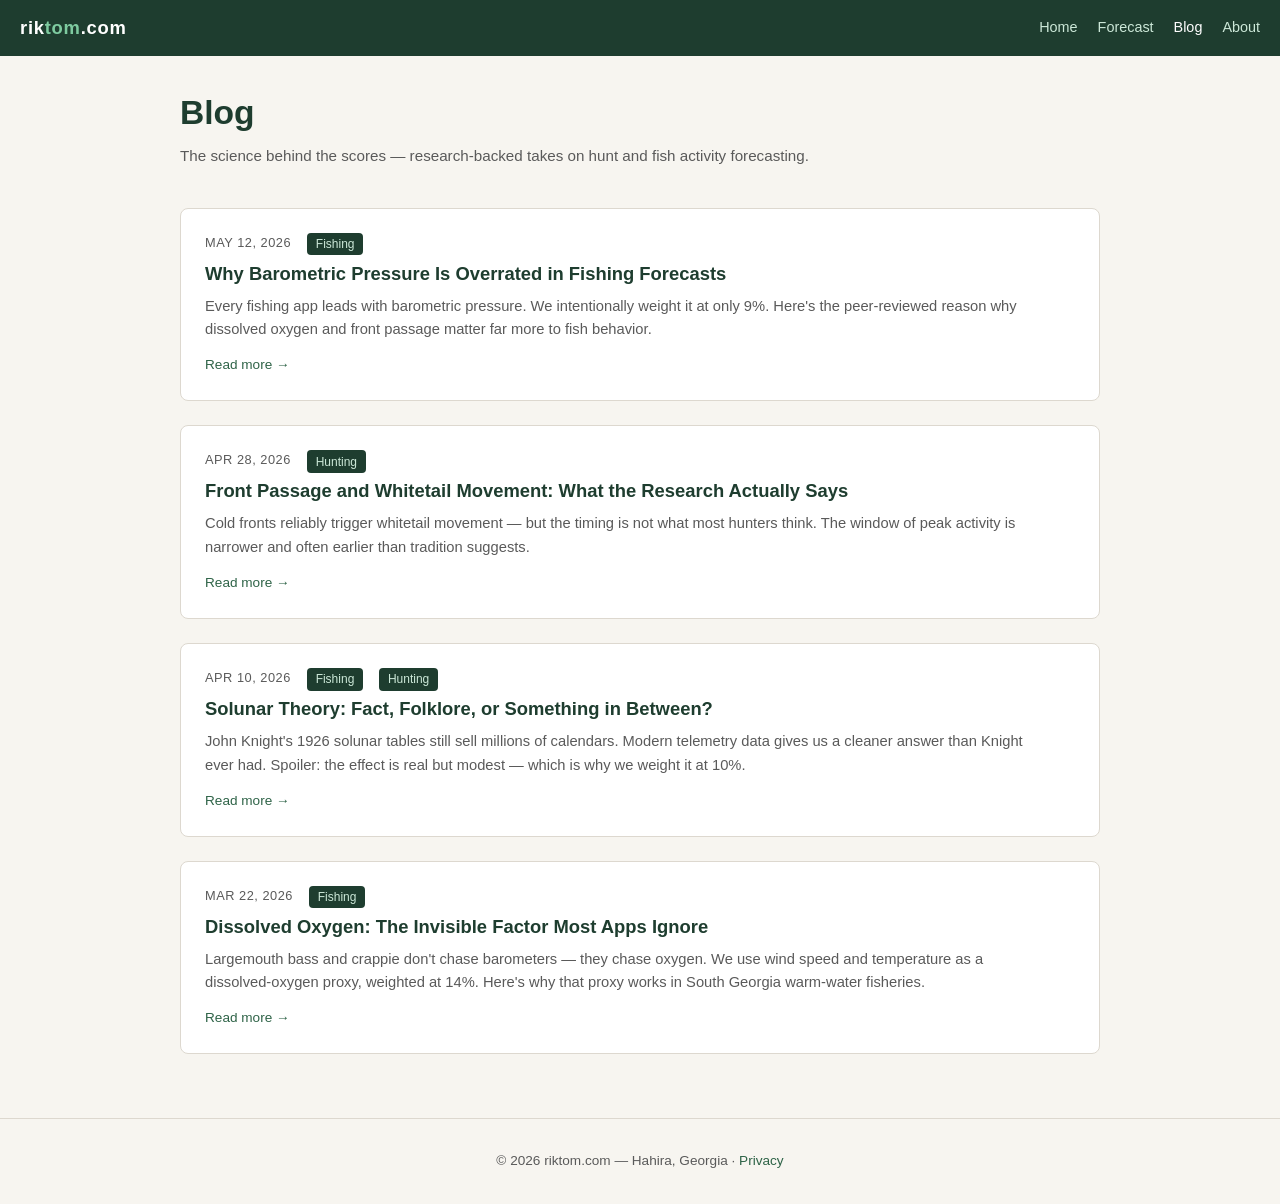
<file: frontend/blog.html>
<!DOCTYPE html>
<html lang="en">
<head>
<meta charset="UTF-8">
<meta name="viewport" content="width=device-width, initial-scale=1.0">
<title>Blog — Hunt &amp; Fish Forecast | riktom.com</title>
<meta name="description" content="Research-backed articles on hunt and fish activity forecasting — barometric pressure, solunar theory, front passage, and the science behind the scores.">
<link rel="stylesheet" href="style.css">
<style>
  .blog-hero {
    margin-bottom: 2.5rem;
  }
  .blog-hero h1 {
    margin-bottom: 0.4rem;
  }

  .post-list {
    display: flex;
    flex-direction: column;
    gap: 1.5rem;
  }

  .post-card {
    background: var(--bg-card);
    border: 1px solid var(--border);
    border-radius: var(--radius);
    padding: 1.5rem;
    display: grid;
    grid-template-columns: 1fr auto;
    gap: 0.75rem 1.5rem;
    align-items: start;
  }

  .post-card-body { min-width: 0; }

  .post-meta {
    font-size: 0.8rem;
    color: var(--muted);
    text-transform: uppercase;
    letter-spacing: 0.04em;
    margin-bottom: 0.4rem;
    display: flex;
    gap: 1rem;
    flex-wrap: wrap;
  }

  .post-tag {
    background: var(--green);
    color: #cce8d8;
    padding: 0.15rem 0.55rem;
    border-radius: 4px;
    font-size: 0.75rem;
    text-transform: none;
    letter-spacing: 0;
    font-weight: 500;
  }

  .post-card h2 {
    font-size: 1.15rem;
    margin: 0 0 0.5rem;
    color: var(--green);
    line-height: 1.35;
  }

  .post-card h2 a {
    color: inherit;
  }
  .post-card h2 a:hover { text-decoration: underline; }

  .post-excerpt {
    font-size: 0.92rem;
    color: var(--muted);
    line-height: 1.6;
  }

  .read-more {
    display: inline-block;
    margin-top: 0.85rem;
    font-size: 0.85rem;
    color: var(--green-mid);
    font-weight: 500;
  }
  .read-more:hover { text-decoration: underline; }

  /* ── full post ── */
  .post-full {
    display: none;
  }
  .post-full.open {
    display: block;
  }

  .post-full-header {
    margin-bottom: 1.5rem;
    padding-bottom: 1rem;
    border-bottom: 1px solid var(--border);
  }
  .post-full-header h1 {
    font-size: clamp(1.4rem, 3.5vw, 1.9rem);
    margin-bottom: 0.5rem;
  }

  .post-body {
    font-size: 0.97rem;
    line-height: 1.8;
    color: var(--text);
    max-width: 680px;
  }
  .post-body p { margin-bottom: 1.1rem; }
  .post-body h3 {
    font-size: 1.05rem;
    color: var(--green);
    margin: 1.75rem 0 0.5rem;
    font-weight: 600;
  }
  .post-body ul {
    padding-left: 1.4rem;
    margin-bottom: 1.1rem;
  }
  .post-body li { margin-bottom: 0.35rem; }
  .post-body blockquote {
    border-left: 3px solid var(--green-light);
    padding: 0.5rem 1rem;
    margin: 1rem 0;
    color: var(--muted);
    font-style: italic;
    background: #f0f5f2;
    border-radius: 0 var(--radius) var(--radius) 0;
  }
  .callout {
    background: var(--bg-card);
    border: 1px solid var(--border);
    border-left: 4px solid var(--green-light);
    border-radius: var(--radius);
    padding: 1rem 1.2rem;
    margin: 1.5rem 0;
    font-size: 0.92rem;
    color: var(--muted);
  }

  .back-link {
    display: inline-flex;
    align-items: center;
    gap: 0.35rem;
    font-size: 0.88rem;
    color: var(--green-mid);
    margin-bottom: 1.5rem;
    cursor: pointer;
  }
  .back-link:hover { text-decoration: underline; }

  @media (max-width: 600px) {
    .post-card { grid-template-columns: 1fr; }
  }
</style>
</head>
<body>

<header>
  <a href="https://riktom.com" class="logo">rik<span>tom</span>.com</a>
  <nav>
    <a href="https://riktom.com">Home</a>
    <a href="index.html">Forecast</a>
    <a href="blog.html" aria-current="page" style="color:#fff">Blog</a>
    <a href="https://riktom.com/about.html">About</a>
  </nav>
</header>

<main>

  <!-- Blog list view -->
  <div id="blog-list">
    <div class="blog-hero">
      <h1>Blog</h1>
      <p class="tagline">The science behind the scores — research-backed takes on hunt and fish activity forecasting.</p>
    </div>

    <div class="post-list">

      <article class="post-card" data-post="pressure">
        <div class="post-card-body">
          <div class="post-meta">
            <span>May 12, 2026</span>
            <span class="post-tag">Fishing</span>
          </div>
          <h2><a href="#" class="post-link" data-post="pressure">Why Barometric Pressure Is Overrated in Fishing Forecasts</a></h2>
          <p class="post-excerpt">Every fishing app leads with barometric pressure. We intentionally weight it at only 9%. Here's the peer-reviewed reason why dissolved oxygen and front passage matter far more to fish behavior.</p>
          <a href="#" class="read-more post-link" data-post="pressure">Read more →</a>
        </div>
      </article>

      <article class="post-card" data-post="fronts">
        <div class="post-card-body">
          <div class="post-meta">
            <span>Apr 28, 2026</span>
            <span class="post-tag">Hunting</span>
          </div>
          <h2><a href="#" class="post-link" data-post="fronts">Front Passage and Whitetail Movement: What the Research Actually Says</a></h2>
          <p class="post-excerpt">Cold fronts reliably trigger whitetail movement — but the timing is not what most hunters think. The window of peak activity is narrower and often earlier than tradition suggests.</p>
          <a href="#" class="read-more post-link" data-post="fronts">Read more →</a>
        </div>
      </article>

      <article class="post-card" data-post="solunar">
        <div class="post-card-body">
          <div class="post-meta">
            <span>Apr 10, 2026</span>
            <span class="post-tag">Fishing</span>
            <span class="post-tag">Hunting</span>
          </div>
          <h2><a href="#" class="post-link" data-post="solunar">Solunar Theory: Fact, Folklore, or Something in Between?</a></h2>
          <p class="post-excerpt">John Knight's 1926 solunar tables still sell millions of calendars. Modern telemetry data gives us a cleaner answer than Knight ever had. Spoiler: the effect is real but modest — which is why we weight it at 10%.</p>
          <a href="#" class="read-more post-link" data-post="solunar">Read more →</a>
        </div>
      </article>

      <article class="post-card" data-post="dissolved-oxygen">
        <div class="post-card-body">
          <div class="post-meta">
            <span>Mar 22, 2026</span>
            <span class="post-tag">Fishing</span>
          </div>
          <h2><a href="#" class="post-link" data-post="dissolved-oxygen">Dissolved Oxygen: The Invisible Factor Most Apps Ignore</a></h2>
          <p class="post-excerpt">Largemouth bass and crappie don't chase barometers — they chase oxygen. We use wind speed and temperature as a dissolved-oxygen proxy, weighted at 14%. Here's why that proxy works in South Georgia warm-water fisheries.</p>
          <a href="#" class="read-more post-link" data-post="dissolved-oxygen">Read more →</a>
        </div>
      </article>

    </div>
  </div>

  <!-- Full post views -->
  <div id="post-pressure" class="post-full">
    <a class="back-link" id="back-pressure">← Back to Blog</a>
    <div class="post-full-header">
      <div class="post-meta">
        <span>May 12, 2026</span>
        <span class="post-tag">Fishing</span>
      </div>
      <h1>Why Barometric Pressure Is Overrated in Fishing Forecasts</h1>
    </div>
    <div class="post-body">
      <p>Open almost any fishing app and you'll find barometric pressure front and center. A rising glass means feeding fish. A falling glass means lock-jaw. The conventional wisdom is so ubiquitous it feels like physics.</p>
      <p>It isn't. And the evidence is pretty clear about why.</p>

      <h3>What pressure actually does to fish</h3>
      <p>Fish do have a swim bladder — a gas-filled organ that helps them maintain depth without constant swimming. A rapid pressure drop means the bladder expands slightly, which can cause mild discomfort at extreme rates of change. Some species (notably deep-water fish) are genuinely sensitive to this.</p>
      <p>But largemouth bass, crappie, bream, and catfish living in 8–15 feet of South Georgia water? The pressure differential between a high-pressure day and a low is roughly equivalent to moving 8 inches deeper in the water column. They compensate passively and immediately.</p>

      <blockquote>"Laboratory studies repeatedly fail to demonstrate the behavioral changes in shallow-water species that field anglers attribute to barometric change." — Lowry et al., 2014, Journal of Fish Biology</blockquote>

      <h3>What actually correlates with feeding activity</h3>
      <p>The factors with genuine empirical support for warm-water freshwater species are:</p>
      <ul>
        <li><strong>Dissolved oxygen (DO)</strong> — fish are acutely sensitive to DO levels. Wind-driven surface mixing and temperature determine how much oxygen is available at their preferred depth.</li>
        <li><strong>Front passage</strong> — the 12–24 hours before a cold front arrives, and the 6–12 hours after, show consistent feeding spikes in telemetry studies. This coincides with pressure change, which is probably why anglers credit the barometer.</li>
        <li><strong>Temperature</strong> — metabolism is temperature-dependent. Warm-water species have a feeding sweet spot between roughly 65–78°F.</li>
        <li><strong>Time of day</strong> — dawn and dusk feeding windows are well-documented and dwarf the barometric effect in magnitude.</li>
      </ul>

      <div class="callout">
        <strong>How we score it:</strong> Barometric pressure gets a 9% weight in our fishing model — real, but modest. Front passage gets 20%. Dissolved oxygen (via wind/temp proxy) gets 14%. Time of day gets 18%. That's where the research points.
      </div>

      <h3>Why apps keep leading with pressure</h3>
      <p>It correlates with weather changes that genuinely affect fishing, it's easy to display dramatically with a gauge graphic, and it's been in fishing culture for 150 years. Correlation plus tradition plus good UI equals a durable myth.</p>
      <p>We're not trying to be contrarian. If barometric pressure were a top-3 predictor, we'd weight it there. The data just doesn't support it, so we don't.</p>
    </div>
  </div>

  <div id="post-fronts" class="post-full">
    <a class="back-link" id="back-fronts">← Back to Blog</a>
    <div class="post-full-header">
      <div class="post-meta">
        <span>Apr 28, 2026</span>
        <span class="post-tag">Hunting</span>
      </div>
      <h1>Front Passage and Whitetail Movement: What the Research Actually Says</h1>
    </div>
    <div class="post-body">
      <p>Ask any whitetail hunter and they'll tell you: hunt before a front. That part is right. What most hunters get wrong is the specifics — when exactly the peak movement happens, and how long it lasts.</p>

      <h3>Telemetry data vs. tradition</h3>
      <p>GPS-collar studies from the Quality Deer Management Association and several land-grant universities paint a consistent picture. Whitetail bucks increase movement significantly in the 18–36 hours before a cold front arrives. Activity peaks roughly 6–12 hours before the front, not during the falling pressure itself.</p>
      <p>After the front passes, movement drops sharply for 12–24 hours as deer bed down and wait out the cold. Then there's a secondary movement spike — often underappreciated — as temperatures begin to moderate and deer move aggressively to feed and restore body heat.</p>

      <h3>Wind direction matters more than wind speed (mostly)</h3>
      <p>A pre-front south wind that suddenly shifts to northwest is one of the most reliable movement triggers in the Southeast. Deer seem to detect the change in air mass — the scent landscape shifts entirely, and behavioral patterns shift with it.</p>
      <p>High wind speed (above ~15 mph) depresses movement regardless of direction. Scent dispersal becomes unpredictable, and deer rely heavily on scent for threat detection. When that sense is compromised, they move less.</p>

      <div class="callout">
        <strong>How we score it:</strong> Front passage is our second-highest weighted factor at 20% in the hunt profile. We calculate a "front approach" signal from falling pressure rate and shifting wind direction. Dawn/dusk window is 25% — the only factor we weight higher.
      </div>

      <h3>The pressure coincidence</h3>
      <p>This is where it gets interesting: barometric pressure falls as a front approaches and rises as it passes. So "hunt falling pressure" and "hunt before a front" are almost the same instruction. But the mechanism is front passage, not pressure itself. Hunters figured out a useful heuristic; they just attributed it to the wrong variable.</p>
      <p>It matters practically because pressure alone doesn't tell you where in the front cycle you are. Front passage scoring requires looking at rate of change, wind shift timing, and temperature trend together — which is what our model does.</p>
    </div>
  </div>

  <div id="post-solunar" class="post-full">
    <a class="back-link" id="back-solunar">← Back to Blog</a>
    <div class="post-full-header">
      <div class="post-meta">
        <span>Apr 10, 2026</span>
        <span class="post-tag">Fishing</span>
        <span class="post-tag">Hunting</span>
      </div>
      <h1>Solunar Theory: Fact, Folklore, or Something in Between?</h1>
    </div>
    <div class="post-body">
      <p>In 1926, outdoor writer John Knight published the first solunar tables, arguing that animal feeding activity peaks during periods of moon transit — when the moon is directly overhead or underfoot — and during solar transit. He had no formal biology training and no telemetry. He had observation and a good story.</p>
      <p>Nearly a century later, we have GPS collars, acoustic fish tracking, and a lot of data. What does it actually show?</p>

      <h3>The effect is real — and modest</h3>
      <p>Multiple peer-reviewed studies have found statistically significant correlations between solunar periods and animal movement, including whitetail deer and several freshwater fish species. The effect is real in the sense that it clears statistical noise.</p>
      <p>The magnitude, however, is consistently smaller than major weather factors. In studies where solunar timing and weather variables compete for explanatory power, weather dominates. A major cold front beats a major solunar period most of the time.</p>

      <blockquote>"Lunar phase and transit timing explained approximately 8–12% of variance in deer movement in our models, compared to 31–38% for weather variables." — Kamler et al., 2004</blockquote>

      <h3>Moon phase vs. transit timing</h3>
      <p>These are two separate solunar variables that get conflated. Moon phase (new/full/quarter) affects light levels at night and correlates loosely with nocturnal deer movement patterns. Transit timing (overhead/underfoot) is the daily solunar window effect.</p>
      <p>Our model scores both. Moon phase accounts for 4% of the fishing score and 8% of the hunting score (hunting is more sensitive to nighttime behavior spillover into dawn windows). Transit timing is folded into the solunar factor.</p>

      <div class="callout">
        <strong>How we score it:</strong> Solunar gets 10% in our fishing model and 7% in our hunting model. We use Meeus astronomical algorithms to calculate moon transits precisely for any lat/lon. The effect is real enough to include; small enough not to overweight.
      </div>

      <h3>Where Knight got it wrong</h3>
      <p>Knight claimed the effect was strong enough to predict activity on a calendar, independent of weather. That's the oversell. Solunar timing is a useful tiebreaker when conditions are otherwise equal. It is not a primary driver. Treat the calendar as a secondary factor, which is exactly how we treat it.</p>
    </div>
  </div>

  <div id="post-dissolved-oxygen" class="post-full">
    <a class="back-link" id="back-dissolved-oxygen">← Back to Blog</a>
    <div class="post-full-header">
      <div class="post-meta">
        <span>Mar 22, 2026</span>
        <span class="post-tag">Fishing</span>
      </div>
      <h1>Dissolved Oxygen: The Invisible Factor Most Apps Ignore</h1>
    </div>
    <div class="post-body">
      <p>You can't feel it, you can't see it, and most fishing apps don't track it. But dissolved oxygen (DO) is arguably the single most important environmental variable for warm-water fish activity in summer — more important than barometric pressure by a wide margin.</p>

      <h3>Why DO matters</h3>
      <p>Fish are aerobic animals. They extract oxygen from water through their gills, and like any aerobic organism, their metabolism and behavior track available oxygen. When DO drops below roughly 4–5 mg/L, most warm-water species become lethargic and stop feeding. When DO is high (7–9+ mg/L), fish are active, metabolically elevated, and feeding aggressively.</p>
      <p>In shallow, warm Southern lakes and ponds, DO fluctuates dramatically across the day. Algae consume oxygen at night (photosynthesis runs in reverse) and produce it during daylight. Surface mixing from wind replenishes oxygen from the atmosphere. Hot, calm summer nights create the worst conditions: no wind mixing, peak algae consumption, maximum water temperature (which holds less dissolved oxygen than cold water).</p>

      <h3>The proxy problem</h3>
      <p>We don't have real-time DO sensors at every fishing hole. Open-Meteo doesn't provide DO data. So we use a proxy: wind speed and water temperature together approximate DO conditions reasonably well for shallow warm-water fisheries.</p>
      <ul>
        <li><strong>Higher wind</strong> → more surface mixing → more oxygen replenishment</li>
        <li><strong>Lower water temp</strong> → water holds more dissolved oxygen physically</li>
        <li><strong>Dawn</strong> → DO is at daily minimum after overnight algae respiration</li>
        <li><strong>Mid-afternoon</strong> → DO is at daily maximum from hours of photosynthesis</li>
      </ul>
      <p>This proxy is imperfect but directionally sound for the species this app targets: largemouth bass, catfish, crappie, and bream in South Georgia warm-water systems.</p>

      <div class="callout">
        <strong>How we score it:</strong> Wind and dissolved-oxygen proxy is weighted at 14% in our fishing model. Combined with the time-of-day factor (which captures the DO diurnal cycle), oxygen-related variables account for roughly a quarter of the total fishing score.
      </div>

      <h3>What this means practically</h3>
      <p>On a hot, dead-calm summer night, our model will score early morning poorly — and correctly so. Experienced catfish anglers who fish farm ponds know about "turnover" and "oxygen sags." This model formalizes that intuition. When the forecast shows a poor morning score in August despite decent solunar timing, that's usually the DO proxy at work.</p>
    </div>
  </div>

</main>

<footer>
  <p>&copy; 2026 riktom.com — Hahira, Georgia · <a href="https://riktom.com/privacy.html">Privacy</a></p>
</footer>

<script>
  const list = document.getElementById('blog-list');
  const posts = {
    pressure: document.getElementById('post-pressure'),
    fronts: document.getElementById('post-fronts'),
    solunar: document.getElementById('post-solunar'),
    'dissolved-oxygen': document.getElementById('post-dissolved-oxygen'),
  };

  function showPost(id) {
    list.style.display = 'none';
    Object.values(posts).forEach(p => p.classList.remove('open'));
    if (posts[id]) {
      posts[id].classList.add('open');
      window.scrollTo(0, 0);
    }
    history.pushState({ post: id }, '', '#' + id);
  }

  function showList() {
    list.style.display = '';
    Object.values(posts).forEach(p => p.classList.remove('open'));
    history.pushState({}, '', location.pathname);
    window.scrollTo(0, 0);
  }

  document.querySelectorAll('.post-link').forEach(a => {
    a.addEventListener('click', e => {
      e.preventDefault();
      showPost(a.dataset.post);
    });
  });

  document.querySelectorAll('.back-link').forEach(a => {
    a.addEventListener('click', e => {
      e.preventDefault();
      showList();
    });
  });

  window.addEventListener('popstate', e => {
    const id = location.hash.replace('#', '');
    if (id && posts[id]) showPost(id);
    else showList();
  });

  // Handle direct hash link on load
  const initHash = location.hash.replace('#', '');
  if (initHash && posts[initHash]) showPost(initHash);
</script>
</body>
</html>
</file>
<file: frontend/style.css>
/* Forecast app — riktom.com */

*, *::before, *::after { box-sizing: border-box; margin: 0; padding: 0; }

:root {
  --green:       #1e3d2f;
  --green-mid:   #2e6347;
  --green-light: #4a8c60;
  --bg:          #f7f5f0;
  --bg-card:     #ffffff;
  --text:        #1c1c1c;
  --muted:       #5a5a5a;
  --border:      #ddd8cf;
  --excellent:   #2e7d32;
  --good:        #66bb6a;
  --moderate:    #fdd835;
  --fair:        #fb8c00;
  --poor:        #c62828;
  --water:       #2e7da6;
  --hunt:        #8b5a2b;
  --radius:      8px;
  --max-w:       960px;
}

body {
  font-family: -apple-system, BlinkMacSystemFont, 'Segoe UI', sans-serif;
  background: var(--bg);
  color: var(--text);
  line-height: 1.5;
}

a { color: var(--green-mid); text-decoration: none; }
a:hover { text-decoration: underline; }

header {
  background: var(--green);
  padding: 0 1.25rem;
  display: flex;
  align-items: center;
  justify-content: space-between;
  height: 56px;
}
header .logo { color: #fff; font-weight: 700; font-size: 1.15rem; letter-spacing: 0.04em; }
header .logo span { color: #7ecba0; }
header nav { display: flex; gap: 1.25rem; }
header nav a { color: #cce8d8; font-size: 0.9rem; }

main {
  max-width: var(--max-w);
  margin: 0 auto;
  padding: 2rem 1.25rem 4rem;
}

h1 {
  font-size: clamp(1.6rem, 4vw, 2.1rem);
  font-weight: 600;
  color: var(--green);
  margin-bottom: 0.4rem;
}
.tagline { color: var(--muted); font-size: 0.95rem; margin-bottom: 1.5rem; }

h2 { font-size: 1.15rem; color: var(--green); margin: 2rem 0 0.75rem; font-weight: 600; }

/* ── mode toggle ── */
.mode-toggle {
  display: flex;
  gap: 0.5rem;
  margin-bottom: 1.25rem;
  border-radius: var(--radius);
  background: var(--bg-card);
  padding: 0.3rem;
  width: fit-content;
  box-shadow: 0 1px 3px rgba(0,0,0,0.05);
}
.mode-toggle button {
  background: transparent;
  border: none;
  padding: 0.5rem 1.1rem;
  border-radius: 5px;
  font-size: 0.95rem;
  cursor: pointer;
  color: var(--muted);
  transition: all 0.15s;
}
.mode-toggle button.active {
  background: var(--green);
  color: #fff;
}
.mode-toggle button:not(.active):hover { background: #ebe7df; color: var(--text); }

/* ── window (look-ahead) toggle ── */
.window-toggle {
  display: flex;
  align-items: center;
  gap: 0.4rem;
  margin-bottom: 1.25rem;
  flex-wrap: wrap;
}
.window-label {
  color: var(--muted);
  font-size: 0.85rem;
  margin-right: 0.3rem;
}
.window-toggle button {
  background: var(--bg-card);
  color: var(--muted);
  border: 1px solid var(--border);
  padding: 0.35rem 0.75rem;
  border-radius: 5px;
  font-size: 0.85rem;
  cursor: pointer;
  font-family: inherit;
  transition: all 0.15s;
}
.window-toggle button:hover { background: #ebe7df; color: var(--text); }
.window-toggle button.active {
  background: var(--green-mid);
  color: #fff;
  border-color: var(--green-mid);
}

.h2-suffix {
  font-size: 0.85rem;
  font-weight: 400;
  color: var(--muted);
  margin-left: 0.4rem;
}

/* ── form ── */
form { margin-bottom: 1.5rem; }
.loc-row {
  display: flex;
  gap: 0.5rem;
  margin-bottom: 0.5rem;
  flex-wrap: wrap;
}
.loc-actions {
  display: flex;
  align-items: center;
  gap: 1rem;
  flex-wrap: wrap;
}
.resolved {
  font-size: 0.9rem;
  color: var(--green-mid);
}
input[type="text"], input[type="number"] {
  flex: 1;
  min-width: 200px;
  padding: 0.6rem 0.85rem;
  border: 1px solid var(--border);
  border-radius: 5px;
  font-size: 1rem;
  font-family: inherit;
  background: var(--bg-card);
}
input[type="text"]:focus, input[type="number"]:focus {
  outline: 2px solid var(--green-light);
  outline-offset: -1px;
  border-color: var(--green-light);
}
button[type="submit"] {
  padding: 0.6rem 1.4rem;
  background: var(--green);
  color: #fff;
  border: none;
  border-radius: 5px;
  font-size: 0.95rem;
  cursor: pointer;
  font-weight: 500;
}
button[type="submit"]:hover { background: var(--green-mid); }
.secondary {
  padding: 0.4rem 0.9rem;
  background: transparent;
  color: var(--green-mid);
  border: 1px solid var(--border);
  border-radius: 5px;
  font-size: 0.85rem;
  cursor: pointer;
}
.secondary:hover { background: var(--bg-card); }

#loading, #error {
  padding: 1rem;
  border-radius: var(--radius);
  margin: 1rem 0;
}
#loading { background: var(--bg-card); color: var(--muted); }
#error { background: #fee; color: var(--poor); border: 1px solid #fcc; }

/* ── meta cards ── */
.meta-row {
  display: grid;
  grid-template-columns: repeat(auto-fit, minmax(180px, 1fr));
  gap: 0.75rem;
  margin: 0.5rem 0 0.5rem;
}
.meta-card {
  background: var(--bg-card);
  border: 1px solid var(--border);
  border-radius: var(--radius);
  padding: 0.85rem 1rem;
}
.meta-label { font-size: 0.8rem; color: var(--muted); text-transform: uppercase; letter-spacing: 0.04em; margin-bottom: 0.2rem; }
.meta-value { font-size: 1rem; color: var(--text); }

/* ── best windows ── */
.windows { list-style: none; display: grid; grid-template-columns: repeat(auto-fit, minmax(200px, 1fr)); gap: 0.5rem; }
.windows li {
  background: var(--bg-card);
  padding: 0.85rem 1rem;
  border-radius: var(--radius);
  border-left: 4px solid var(--green-light);
  display: flex;
  justify-content: space-between;
  align-items: center;
}
.windows .when { font-weight: 600; }
.windows .score { font-size: 0.9rem; color: var(--muted); }

/* ── bars (hourly visualization) ── */
.bars {
  display: grid;
  grid-template-columns: repeat(24, 1fr);
  gap: 2px;
  background: var(--bg-card);
  padding: 1rem 0.75rem 0.5rem;
  border-radius: var(--radius);
  border: 1px solid var(--border);
  align-items: end;
  min-height: 180px;
}
.bar {
  display: flex;
  flex-direction: column;
  align-items: center;
  justify-content: flex-end;
  cursor: pointer;
  transition: transform 0.1s;
}
.bar:hover { transform: scaleY(1.05); }
.bar .fill {
  width: 100%;
  border-radius: 2px 2px 0 0;
  transition: opacity 0.15s;
}
.bar .label {
  font-size: 0.65rem;
  color: var(--muted);
  margin-top: 0.3rem;
  white-space: nowrap;
  transform: rotate(-45deg);
  transform-origin: top left;
  height: 20px;
}

.score-excellent { background: var(--excellent); }
.score-good      { background: var(--good); }
.score-moderate  { background: var(--moderate); }
.score-fair      { background: var(--fair); }
.score-poor      { background: var(--poor); }

/* ── factor breakdown ── */
.factors {
  background: var(--bg-card);
  border: 1px solid var(--border);
  border-radius: var(--radius);
  padding: 1rem;
}
.factor-row {
  display: grid;
  grid-template-columns: 1.5fr 4fr 0.75fr;
  align-items: center;
  gap: 0.75rem;
  padding: 0.4rem 0;
  font-size: 0.9rem;
}
.factor-label { color: var(--text); }
.factor-bar {
  background: #ebe7df;
  height: 10px;
  border-radius: 5px;
  overflow: hidden;
}
.factor-fill {
  height: 100%;
  background: var(--green-light);
  border-radius: 5px;
}
.factor-value { color: var(--muted); font-size: 0.85rem; text-align: right; }

.footer-note {
  margin-top: 2rem;
  padding: 1rem;
  background: var(--bg-card);
  border: 1px solid var(--border);
  border-radius: var(--radius);
  color: var(--muted);
  font-size: 0.85rem;
}

footer {
  text-align: center;
  padding: 2rem 1rem;
  color: var(--muted);
  font-size: 0.85rem;
  border-top: 1px solid var(--border);
}

@media (max-width: 600px) {
  header nav { gap: 0.85rem; }
  .bars .label { font-size: 0.55rem; }
}
</file>
